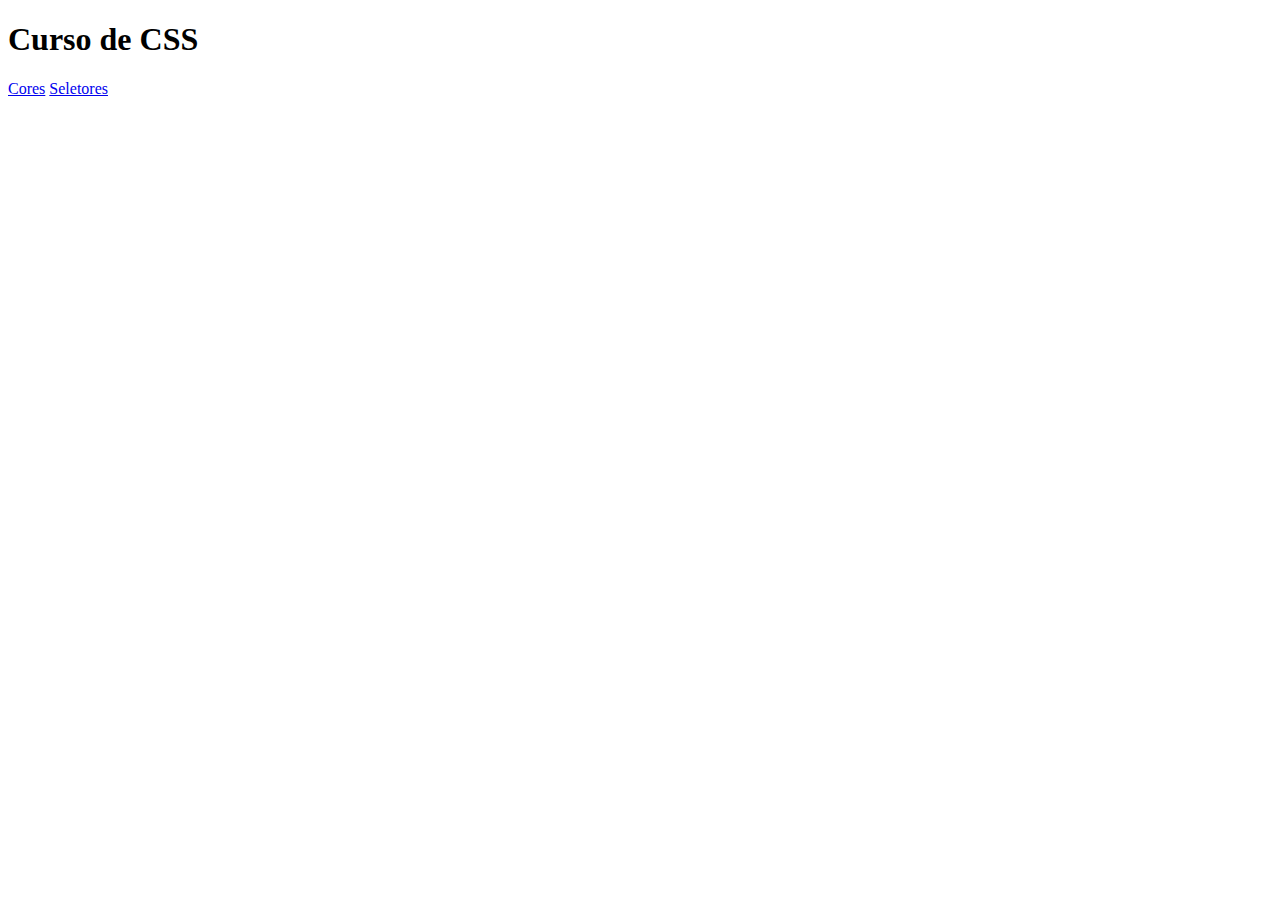
<file: index.html>
<!DOCTYPE html>
<html lang="en">
<head>
    <meta charset="UTF-8">
    <meta name="viewport" content="width=device-width, initial-scale=1.0">
    <title>Document</title>
</head>
<body>
    <!-- h1 é título -->
    <h1>Curso de CSS</h1>
    <!-- a serve para navegar entre páginas -->
    <a href="public/cores.html">Cores</a>
    <a href="public/seletores.html">Seletores</a>
</body>
</html>
</file>
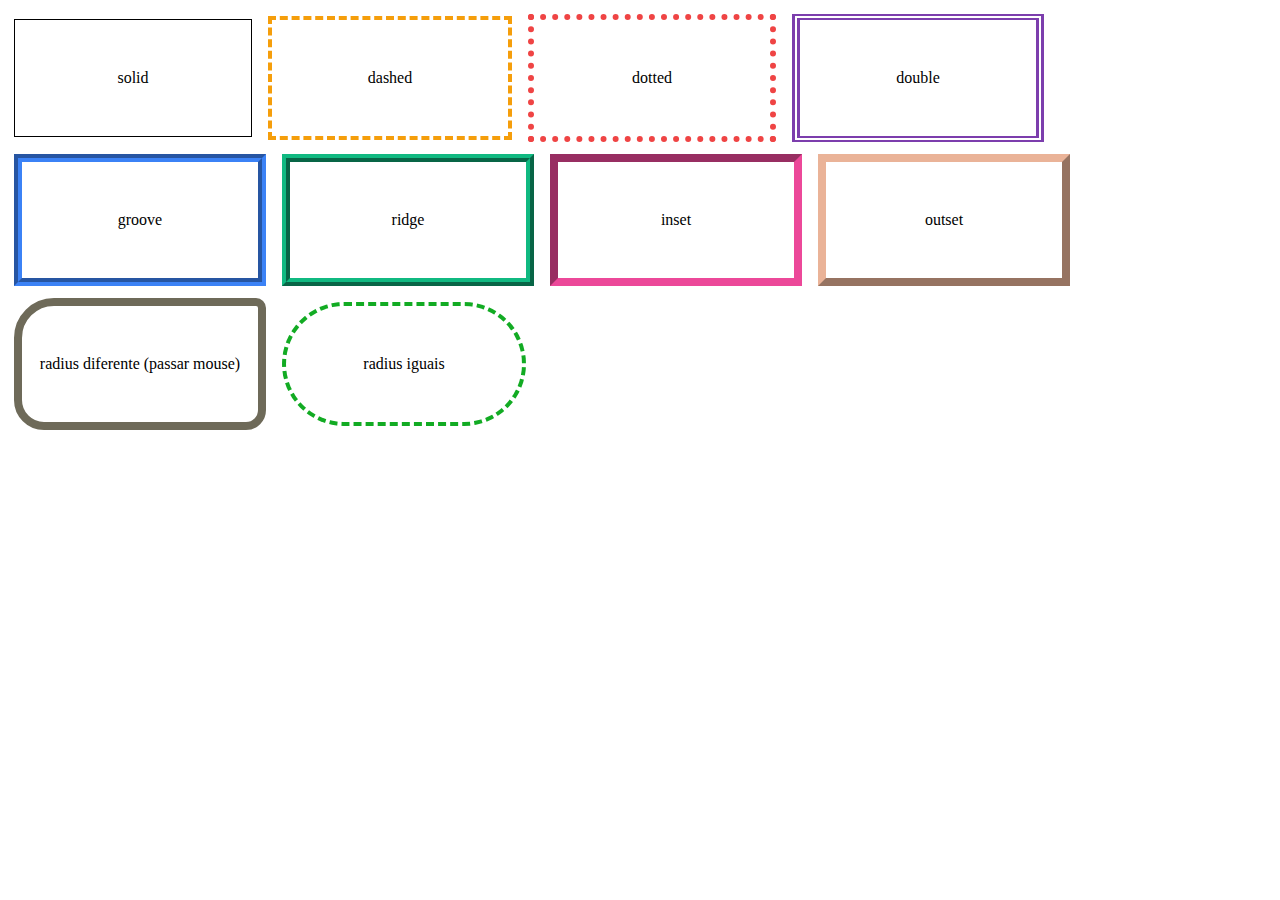
<file: public/bordas.html>
<!DOCTYPE html>
<html lang="pt-br">
<head>
    <meta charset="UTF-8">
    <meta name="viewport" content="width=device-width, initial-scale=1.0">
    <title>Bordas</title>
        <link rel="shortcut icon" href="../assets/images/favicon.ico" type="image/x-icon">
        <link rel="stylesheet" href="../assets/css/bordas.css">
</head>
<body>
    <div class="demonstracao borda-solid"> solid</div>
    <div class="demonstracao borda-dashed">dashed</div>
    <div class="demonstracao borda-dotted">dotted</div>
    <div class="demonstracao borda-double">double</div>
    <div class="demonstracao borda-groove">groove</div>
    <div class="demonstracao borda-ridge">ridge</div>
    <div class="demonstracao borda-inset">inset</div>  
    <div class="demonstracao borda-outset">outset</div>
    <div class="demonstracao borda-radius-diferente"> radius diferente (passar mouse)</div>
    <div class="demonstracao borda-radius-iguais">radius iguais</div>
    
</body>
</html>
</file>
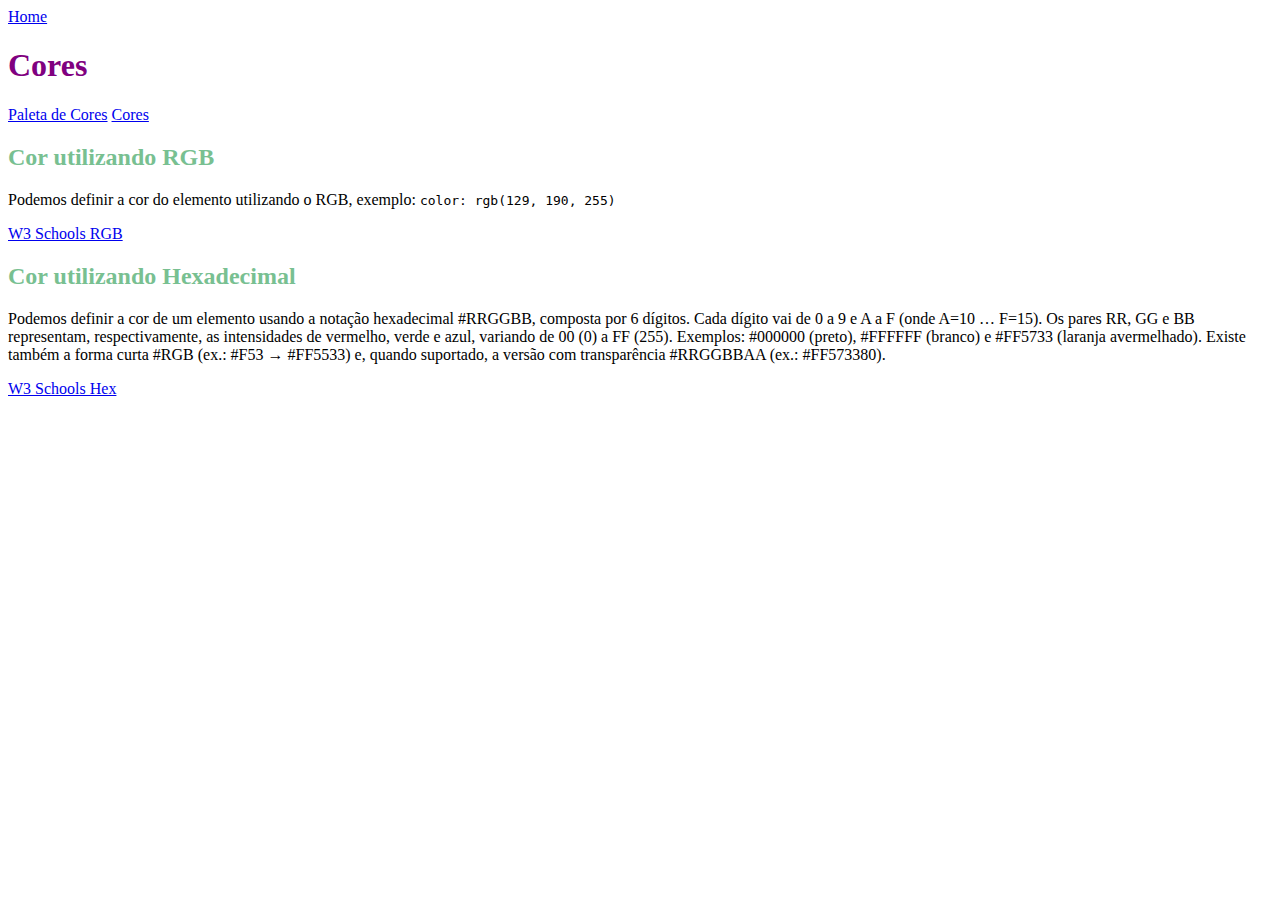
<file: public/cores.html>
<!DOCTYPE html>
<html lang="pt-br">

<head>
    <meta charset="UTF-8">
    <meta name="viewport" content="width=device-width, initial-scale=1.0">
    <title>Cores</title>
    <!-- style não deve ficar dentro do HTML
    PQ não colocamos o CSS dentro do HTML
    -->
    <style>
        h1 {
            color: purple;
        }
    </style>
    <!-- stylesheet => folha de estilo -->
    <link href="cores.css" rel="stylesheet">
</head>

<body>
    <a href="/index.html">Home</a>

    <h1>Cores</h1>

    <a href="https://colorhunt.co" target="_blank">Paleta de Cores</a>
    <a href="https://www.w3schools.com/W3CSS/w3css_colors.asp" target="_blank">Cores</a>

    <h2>Cor utilizando RGB</h2>
    <p>Podemos definir a cor do elemento utilizando o RGB, exemplo: <code>color: rgb(129, 190, 255)</code></p>

    <a href="https://www.w3schools.com/css/css_colors_rgb.asp" target="_blank">W3 Schools RGB</a>


    <h2>Cor utilizando Hexadecimal</h2>

    <p>Podemos definir a cor de um elemento usando a notação hexadecimal #RRGGBB, composta por 6 dígitos. Cada dígito vai de 0 a 9 e A a F (onde A=10 … F=15). Os pares RR, GG e BB representam, respectivamente, as intensidades de vermelho, verde e azul, variando de 00 (0) a FF (255). Exemplos: #000000 (preto), #FFFFFF (branco) e #FF5733 (laranja avermelhado). Existe também a forma curta #RGB (ex.: #F53 → #FF5533) e, quando suportado, a versão com transparência #RRGGBBAA (ex.: #FF573380).</p>

    <a href="https://www.w3schools.com/css/css_colors_hex.asp" target="_blank">W3 Schools Hex</a>
</body>

</html>
</file>
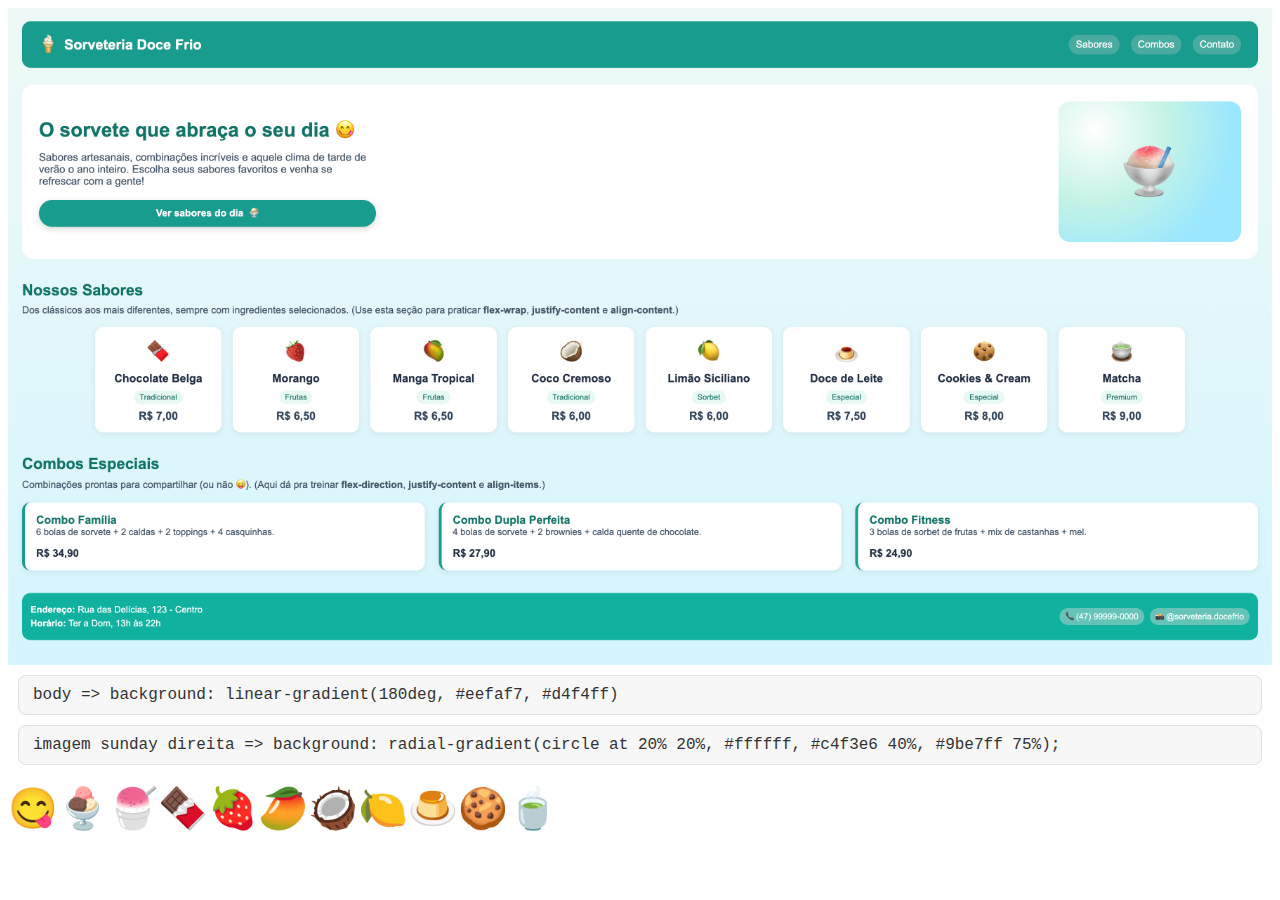
<file: public/exercicio.html>
<!DOCTYPE html>
<html lang="en">

<head>
    <meta charset="UTF-8">
    <meta name="viewport" content="width=device-width, initial-scale=1.0">
    <title>Document</title>

    <style>
        .img-container img {
            width: 100%;
            height: auto;
            display: block;
        }

        .emojis {
            margin-top: 20px;
            font-size: 2.5rem;
        }

        code {
            display: block;
            background: #f7f7f7;
            border: 1px solid #e0e0e0;
            padding: 10px 14px;
            margin: 10px;
            border-radius: 8px;
            font-size: 1rem;
            font-family: "Courier New", monospace;
            color: #333;
        }
    </style>
</head>

<body>

    <div class="img-container">
        <img src="../assets/images/image.png" alt="">
    </div>

    <code>body => background: linear-gradient(180deg, #eefaf7, #d4f4ff) </code>
    <code>imagem sunday direita => background: radial-gradient(circle at 20% 20%, #ffffff, #c4f3e6 40%, #9be7ff 75%);</code>

    <div class="emojis">
        😋🍨🍧🍫🍓🥭🥥🍋🍮🍪🍵
    </div>

</body>

</html>
</file>
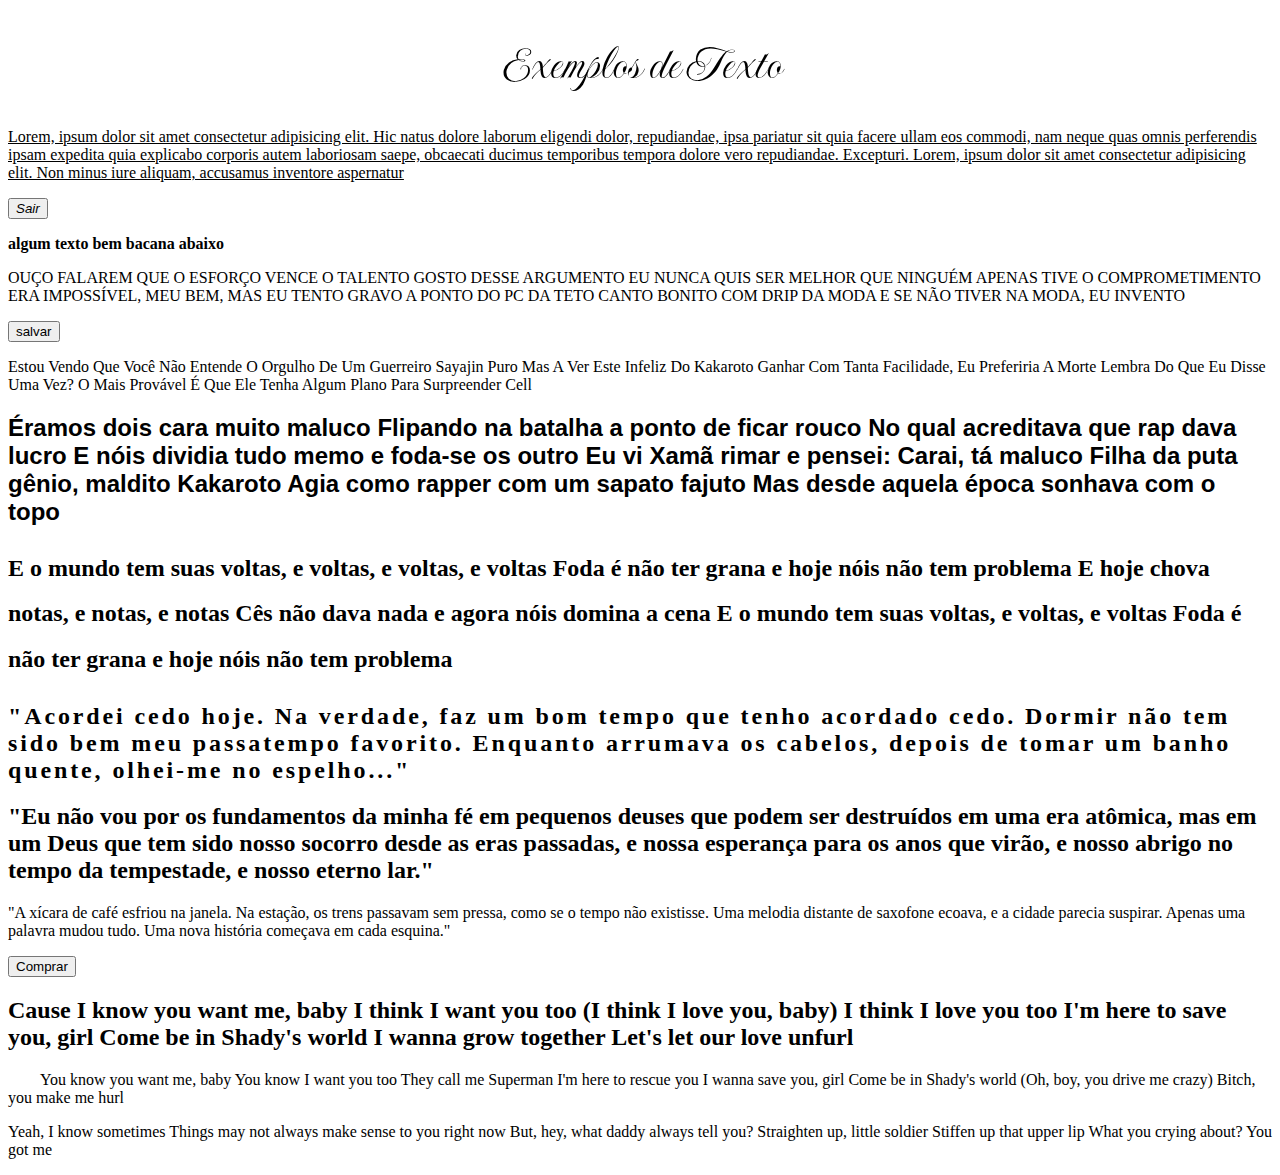
<file: public/fontes.html>
<!DOCTYPE html>
<html lang="pt-br">

<head>
    <meta charset="UTF-8">
    <meta name="viewport" content="width=device-width, initial-scale=1.0">
    <title>Fontes</title>
    <link rel="shortcut icon" href="../assets/images/favicon.ico" type="image/x-icon">
    <link rel="stylesheet" href="../assets/css/fontes.css">
    <link rel="preconnect" href="https://fonts.googleapis.com">
    <link rel="preconnect" href="https://fonts.gstatic.com" crossorigin>
    <link href="https://fonts.googleapis.com/css2?family=Imperial+Script&display=swap" rel="stylesheet">
</head>

<body>
    <h1 class="fonte-imperial-script">Exemplos de Texto</h1>
    <p class="text-decoration-underline">Lorem, ipsum dolor sit amet consectetur adipisicing elit. Hic natus dolore
        laborum eligendi dolor, repudiandae,
        ipsa pariatur sit quia facere ullam eos commodi, nam neque quas omnis perferendis ipsam
        expedita quia explicabo corporis autem laboriosam saepe, obcaecati ducimus temporibus tempora dolore vero
        repudiandae. Excepturi.
        Lorem, ipsum dolor sit amet consectetur adipisicing elit. Non minus iure aliquam, accusamus inventore aspernatur
    </p>

    <button class="italico">Sair</button>
    <p class="negrito"> algum texto bem bacana abaixo</p>
    <p class="maiusculo">Ouço falarem que o esforço vence o talento
        Gosto desse argumento
        Eu nunca quis ser melhor que ninguém
        Apenas tive o comprometimento
        Era impossível, meu bem, mas eu tento
        Gravo a ponto do PC da Teto
        Canto bonito com drip da moda
        E se não tiver na moda, eu invento</p>
    <button class="minusculo">Salvar</button>
    <p class="capitalizar">Estou vendo que você não entende o orgulho de um guerreiro Sayajin puro
        Mas a ver este infeliz do Kakaroto ganhar com tanta facilidade, eu preferiria a morte
        Lembra do que eu disse uma vez?
        O mais provável é que ele tenha algum plano para surpreender Cell</p>
    <h2 class="alterar-fonte">Éramos dois cara muito maluco
        Flipando na batalha a ponto de ficar rouco
        No qual acreditava que rap dava lucro
        E nóis dividia tudo memo e foda-se os outro
        Eu vi Xamã rimar e pensei: Carai, tá maluco
        Filha da puta gênio, maldito Kakaroto
        Agia como rapper com um sapato fajuto
        Mas desde aquela época sonhava com o topo</h2>
    <h2 class="linha-maior">E o mundo tem suas voltas, e voltas, e voltas, e voltas
        Foda é não ter grana e hoje nóis não tem problema
        E hoje chova notas, e notas, e notas
        Cês não dava nada e agora nóis domina a cena

        E o mundo tem suas voltas, e voltas, e voltas
        Foda é não ter grana e hoje nóis não tem problema</h2>
    <h2 class="espacamento-entre-linhas">"Acordei cedo hoje. Na verdade, faz um bom tempo que tenho acordado cedo.
        Dormir não tem sido bem meu passatempo favorito. Enquanto arrumava os cabelos, depois de tomar um banho quente,
        olhei-me no espelho..."</h2>
    <h2 class="espacamento-entre-palavras">"Eu não vou por os fundamentos da minha fé em pequenos deuses que podem ser
        destruídos em uma era atômica, mas em um Deus que tem sido nosso socorro desde as eras passadas, e nossa
        esperança para os anos que virão, e nosso abrigo no tempo da tempestade, e nosso eterno lar."</h2>
    <p class="alinhamento-direita">"A xícara de café esfriou na janela. Na estação, os trens passavam sem pressa, como
        se o tempo não existisse. Uma melodia distante de saxofone ecoava, e a cidade parecia suspirar. Apenas uma
        palavra mudou tudo. Uma nova história começava em cada esquina."</p>
    <button class="alinhamento-centro">Comprar</button>
    <h2 class="alinhamento-left">Cause I know you want me, baby
        I think I want you too
        (I think I love you, baby)
        I think I love you too
        I'm here to save you, girl
        Come be in Shady's world
        I wanna grow together
        Let's let our love unfurl</h2>
    <p class="paragrafo-recuo-primeira-linha">You know you want me, baby
        You know I want you too
        They call me Superman
        I'm here to rescue you
        I wanna save you, girl
        Come be in Shady's world
        (Oh, boy, you drive me crazy)
        Bitch, you make me hurl</p>
    </p>
    <p class="paragrafo-hifenizacao-automatica">Yeah, I know sometimes
        Things may not always make sense to you right now
        But, hey, what daddy always tell you?
        Straighten up, little soldier
        Stiffen up that upper lip
        What you crying about?
        You got me</p>


</body>

</html>
</file>
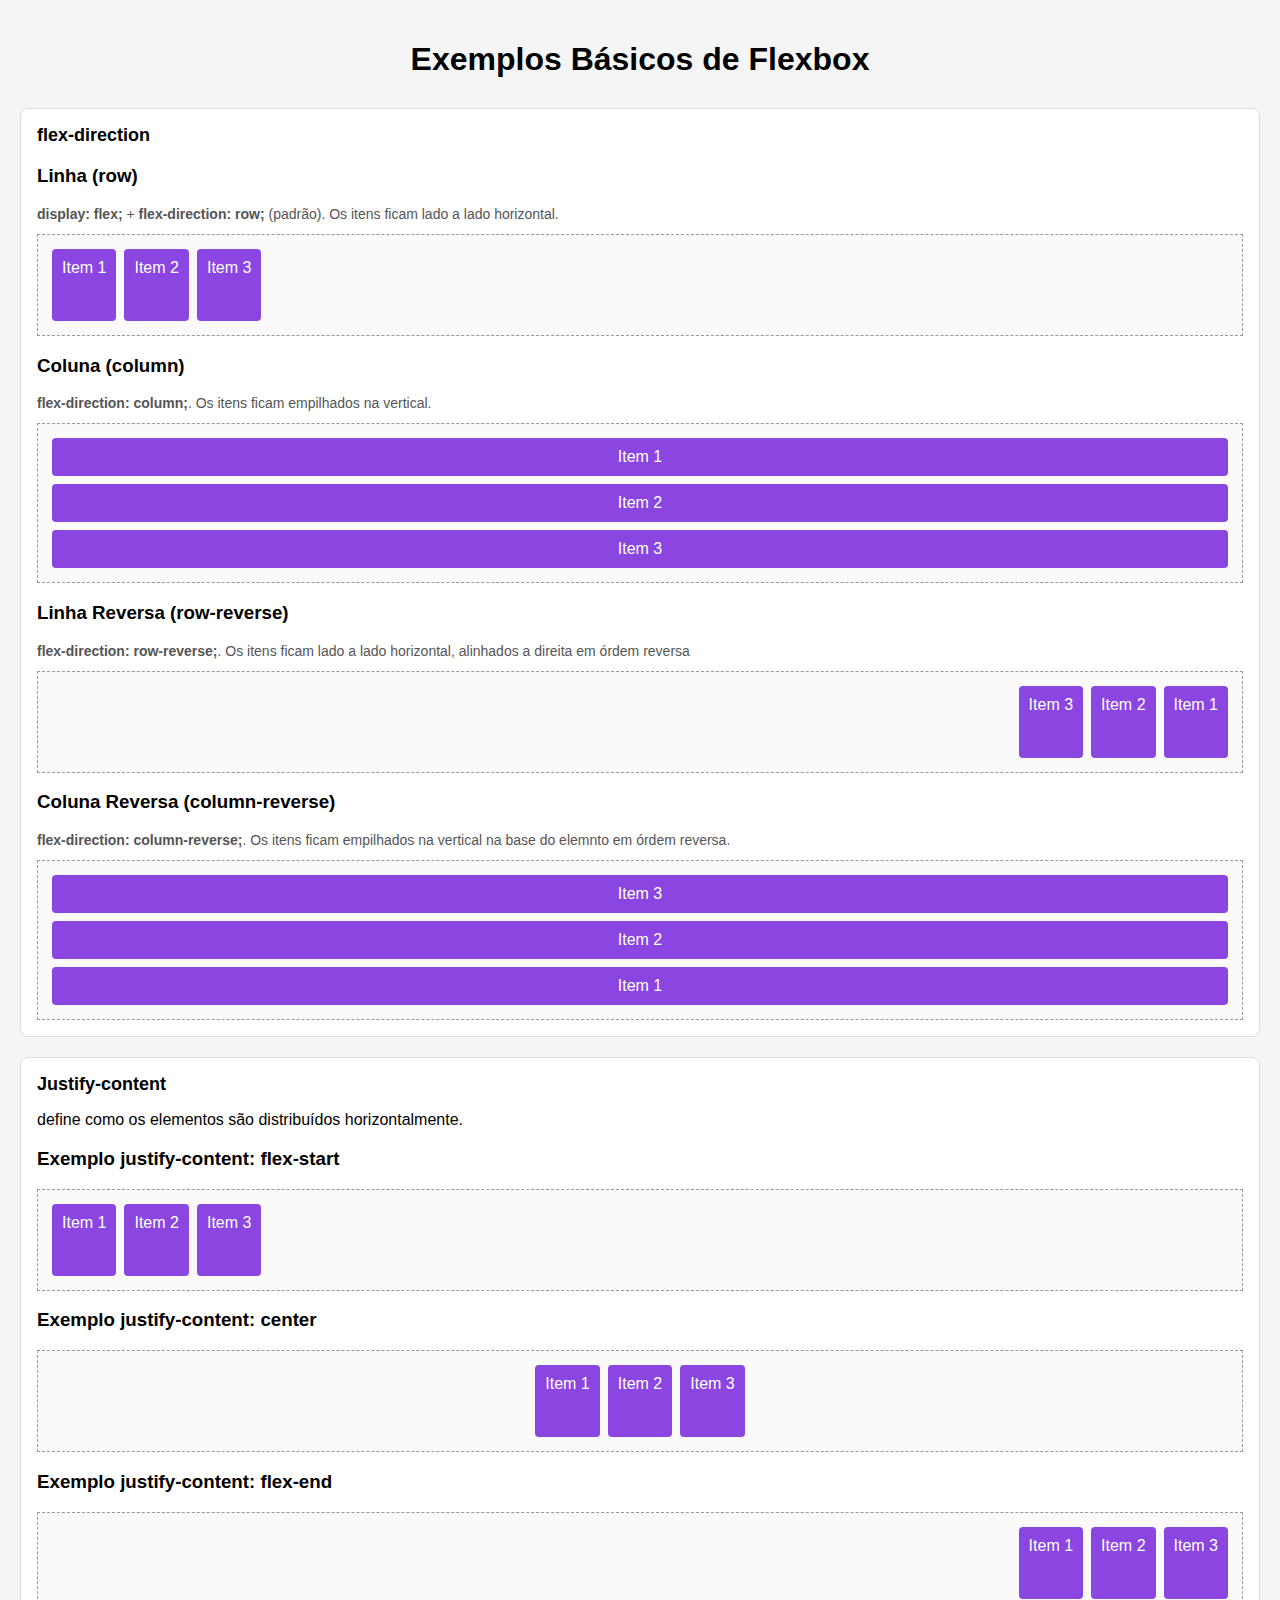
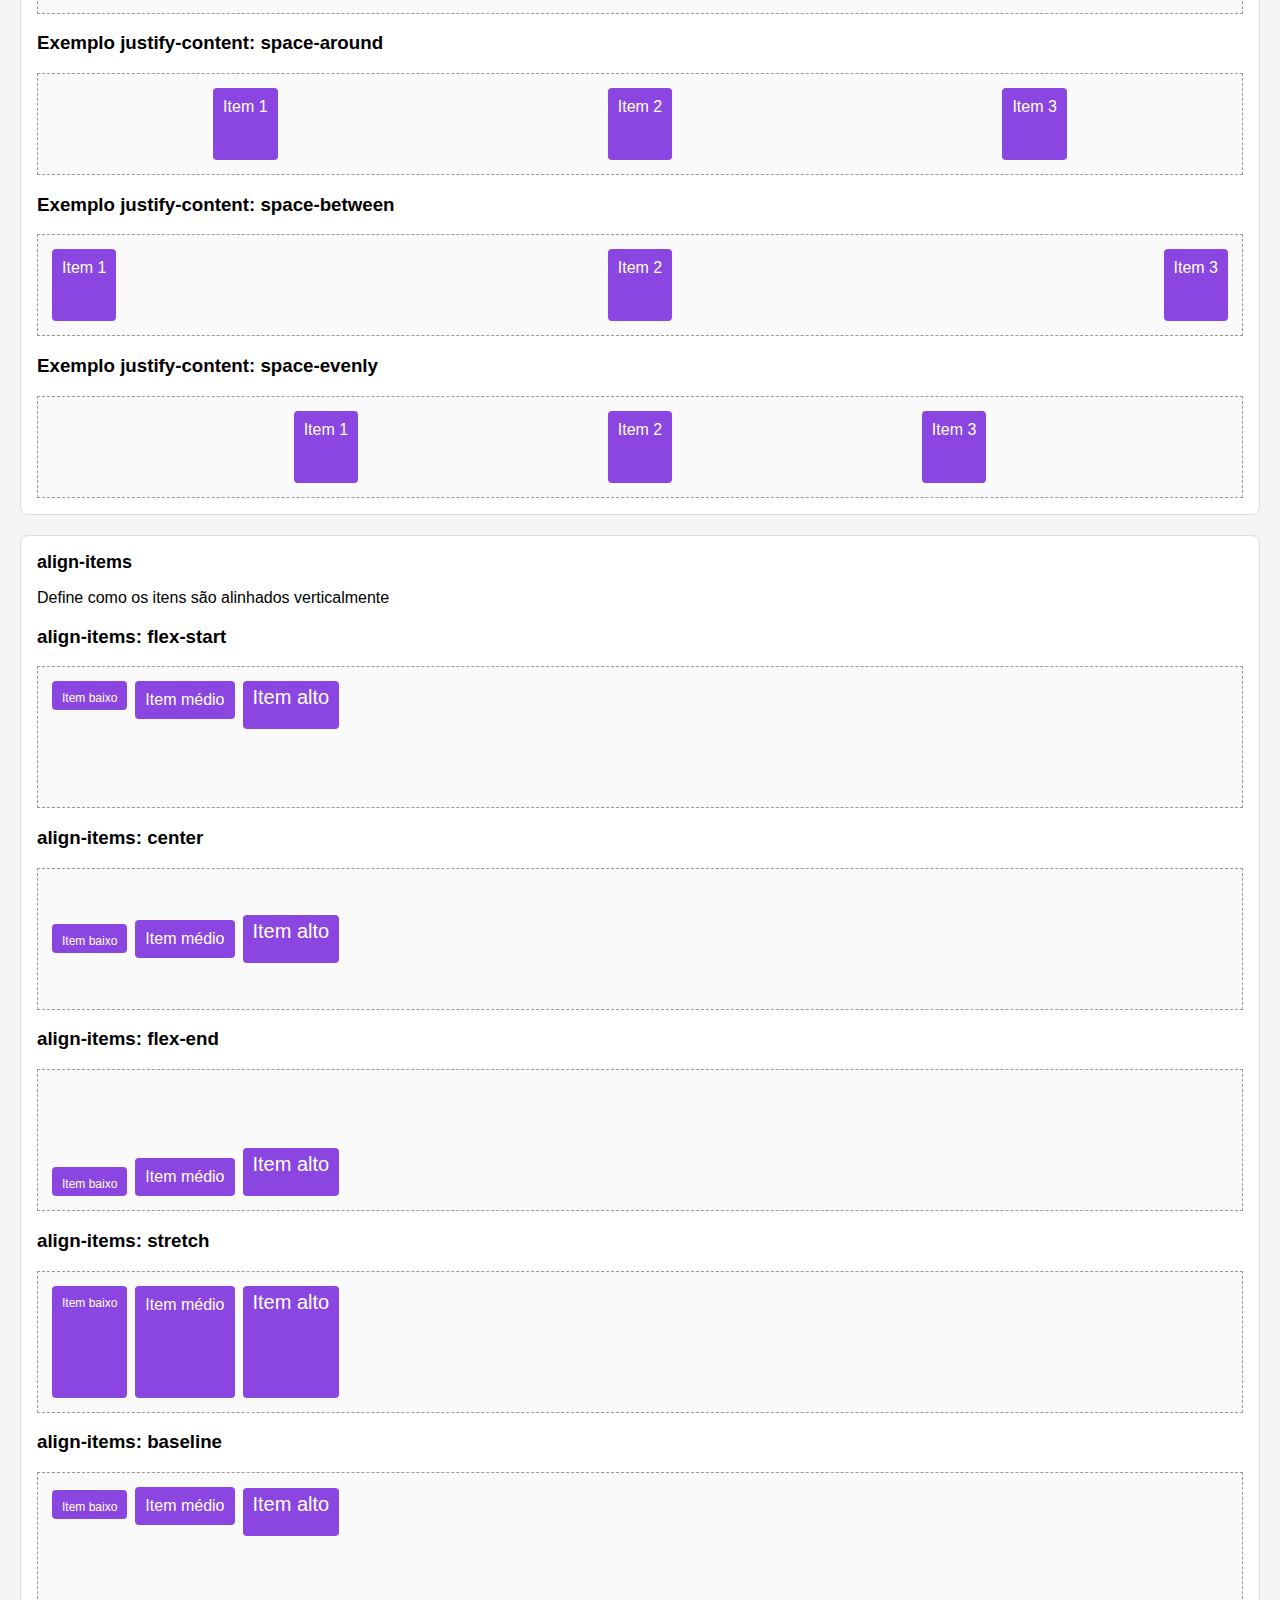
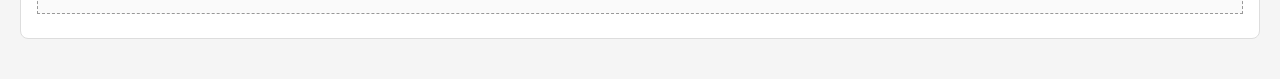
<file: public/flexbox/flexbox-direction.html>
<!DOCTYPE html>
<html lang="en">

<head>
    <meta charset="UTF-8">
    <meta name="viewport" content="width=device-width, initial-scale=1.0">
    <title>Document</title>
    <link rel="stylesheet" href="../../assets/css/flexbox/flexbox-direction.css">
</head>

<body>
    <h1>Exemplos Básicos de Flexbox</h1>
        
    <div class="section">
        <h2>flex-direction</h2>
        <h3>Linha (row)</h3>
        <p class="descricao">
            <strong>display: flex;</strong> + <strong>flex-direction: row;</strong> (padrão).
            Os itens ficam lado a lado horizontal.
        </p>
        <div class="flex-container exemplo1">
            <div class="item">Item 1</div>
            <div class="item">Item 2</div>
            <div class="item">Item 3</div>
        </div>
        <h3>Coluna (column)</h3>
        <p class="descricao">
            <strong>flex-direction: column;</strong>.
            Os itens ficam empilhados na vertical.
        </p>
        <div class="flex-container exemplo2">
            <div class="item">Item 1</div>
            <div class="item">Item 2</div>
            <div class="item">Item 3</div>
        </div>
        <h3>Linha Reversa (row-reverse)</h3>
        <p class="descricao">
            <strong>flex-direction: row-reverse;</strong>.
            Os itens ficam lado a lado horizontal, alinhados a direita em órdem reversa
        </p>
        <div class="flex-container exemplo3">
            <div class="item">Item 1</div>
            <div class="item">Item 2</div>
            <div class="item">Item 3</div>
        </div>
        <h3>Coluna Reversa (column-reverse)</h3>
        <p class="descricao">
            <strong>flex-direction: column-reverse;</strong>.
            Os itens ficam empilhados na vertical na base do elemnto em órdem reversa.
        </p>
        <div class="flex-container exemplo4">
            <div class="item">Item 1</div>
            <div class="item">Item 2</div>
            <div class="item">Item 3</div>
        </div>
    </div>

    <div class="section">
        <h2>Justify-content</h2>
        <p>define como os elementos são distribuídos horizontalmente.</p>
        <h3>Exemplo justify-content: flex-start</h3>
        <div class="flex-container exemplo1 justify-content-flex-start mb-2">
            <div class="item">Item 1</div>
            <div class="item">Item 2</div>
            <div class="item">Item 3</div>
        </div>
        <h3>Exemplo justify-content: center</h3>
        <div class="flex-container exemplo1 justify-content-center">
            <div class="item">Item 1</div>
            <div class="item">Item 2</div>
            <div class="item">Item 3</div>
        </div>
        <h3>Exemplo justify-content: flex-end</h3>
        <div class="flex-container exemplo1 justify-content-flex-end">
            <div class="item">Item 1</div>
            <div class="item">Item 2</div>
            <div class="item">Item 3</div>
        </div>
        <h3>Exemplo justify-content: space-around</h3>
        <div class="flex-container exemplo1 justify-content-space-around">
            <div class="item">Item 1</div>
            <div class="item">Item 2</div>
            <div class="item">Item 3</div>
        </div>
        <h3>Exemplo justify-content: space-between</h3>
        <div class="flex-container exemplo1 justify-content-space-between">
            <div class="item">Item 1</div>
            <div class="item">Item 2</div>
            <div class="item">Item 3</div>
        </div>
        <h3>Exemplo justify-content: space-evenly</h3>
        <div class="flex-container exemplo1 justify-content-space-evenly">
            <div class="item">Item 1</div>
            <div class="item">Item 2</div>
            <div class="item">Item 3</div>
        </div>
    </div>

    <div class="section">
        <h2>align-items</h2>
        <p>Define como os itens são alinhados verticalmente</p>

        <h3>align-items: flex-start</h3>
        <div class="flex-container exemplo1 flex-altura align-items-flex-start mb-2">
            <div class="item item-baixo">Item baixo</div>
            <div class="item item-medio">Item médio</div>
            <div class="item item-alto">Item alto</div>
        </div>

        <h3>align-items: center</h3>
        <div class="flex-container exemplo1 flex-altura align-items-center mb-2">
            <div class="item item-baixo">Item baixo</div>
            <div class="item item-medio">Item médio</div>
            <div class="item item-alto">Item alto</div>
        </div>
        <h3>align-items: flex-end</h3>
        <div class="flex-container exemplo1 flex-altura align-items-flex-end mb-2">
            <div class="item item-baixo">Item baixo</div>
            <div class="item item-medio">Item médio</div>
            <div class="item item-alto">Item alto</div>
        </div>
        <h3>align-items: stretch</h3>
        <div class="flex-container exemplo1 flex-altura align-items-stretch mb-2">
            <div class="item item-baixo">Item baixo</div>
            <div class="item item-medio">Item médio</div>
            <div class="item item-alto">Item alto</div>
        </div>
        <h3>align-items: baseline</h3>
        <div class="flex-container exemplo1 flex-altura align-items-baseline mb-2">
            <div class="item item-baixo">Item baixo</div>
            <div class="item item-medio">Item médio</div>
            <div class="item item-alto">Item alto</div>
        </div>
    </div>
</body>

</html>
<!-- git checkout <nome-arquivo> -->
</file>
<file: assets/css/bordas.css>
.demonstracao{
    display: inline-flex;
    align-items: center;
    justify-content: center;
    min-width: 220px;
    height: 100px;
    margin: 6px;
    padding :8px;
}




/*top=> parte cima
right=> direita
bottom=> parte baixa
left=> esquerda




*/




.borda-solid{
    border-top-style: solid;
    border-top-color: #000;
    border-top-width:1px;

    border-right-style: solid;
    border-right-color: #000;
    border-right-width: 1px;

    border-bottom-style: solid;
    border-bottom-color: #000;
    border-bottom-width: 1px;

    border-left-style: solid;
    border-left-color: #000;
    border-left-width: 1px;
}
.borda-dashed{
    border-top: 4px dashed #f59e0b;
    border-right: 4px dashed #f59e0b;
    border-bottom: 4px dashed #f59e0b;
    border-left: 4px dashed #f59e0b;
}
.borda-dotted{ 
    border-width: 6px 6px 6px 6px;
    border-style: dotted dotted dotted dotted;
    border-color: #ef4444 #ef4444 #ef4444 #ef4444;
}
.borda-double{
    border-width: 6px 8px;
    border-color: #7c3ead;
    border-style: double;
}
.borda-groove{
    border: 8px #3b82f6 groove;
}
.borda-ridge{
    border: 8px #10b981 ridge;
}
.borda-inset{
    border:8px #ec4899 inset;
}
.borda-outset{
    border: 8px #eab398 outset;

}
.borda-radius-diferente{
    border: 8px #b8b195 solid;
    border-top-right-radius: 10px;
    border-bottom-right-radius: 20px;
    border-bottom-left-radius: 30px;
    border-top-left-radius: 40px;
}
.borda-radius-diferente{
    border-color: #6e6a59;
    cursor: pointer;
}

.borda-radius-iguais{

    border:4px #12Ab23 dashed;
    border-radius: 100px;
}
</file>
<file: public/cores.css>
h2 {
    /*
        Definir a cor do texto utilizando rgb (red, green, blue)
        R => 0..255
        G => 0..255
        B => 0..255
    */
    color: rgb(120, 192, 145);
    /* color: rgba(120, 192, 145, 0.1); */
}
</file>
<file: assets/css/fontes.css>
.fonte-imperial-script{
    font-family: "Imperial Script", cursive;
  font-weight: 400;
  font-style: normal;
  text-align: center;
  font-size: 50px;
}
.text-decoration-underline{
    text-decoration: underline;
}
.italico{
    font-style: italic;

}
.negrito{
font-weight: bold;
}
.maiusculo{
    text-transform: uppercase;

}
.minusculo{
    text-transform: lowercase;

}
.capitalizar{
    text-transform: capitalize;
}
.alterar-fonte{
    font-family: Arial, Helvetica, sans-serif;
}
.linha-maior{
    line-height: 1.9;
}
.espacamento-entre-linhas{
    letter-spacing: 0.12em;
}
.espacamento-entra-palavras{
    word-spacing: 0.6em;
}
.aliamento-direita{
    text-align: right;
}
.aliamento-centro{
    text-align: center;
}
.aliamento-left{
    text-align: left;
}
.paragrafo-recuo-primeira-linha{
    text-indent: 2em;
}
.paragrafo-hifenizacao-automatica{
    hyphens: auto;
    text-align: justify;

}
</file>
<file: assets/css/flexbox/flexbox-direction.css>
* {
    box-sizing: content-box;
}

body {
    font-family: Arial, Helvetica, sans-serif;
    margin: 0;
    padding: 20px;
    background-color: #f5f5f5;
}

h1 {
    text-align: center;
    margin-bottom: 30px;
}

.section {
    background-color: #fff;
    border: 1px solid #ddd;
    border-radius: 8px;
    padding: 16px;
    margin-bottom: 20px;
}

.section h2 {
    margin-top: 0;
    font-size: 18px;
}

.descricao {
    font-size: 14px;
    color: #555;
    margin-bottom: 12px;
}

.item {
    background-color: #8b45e0;
    color: #fff;
    padding: 10px;
    margin: 4px;
    border-radius: 4px;
    text-align: center;
}

.flex-container {
    display: flex;
    border: 1px dashed #999;
    padding: 10px;
    min-height: 80px;
    background-color: #fafafa;
}

.exemplo1 {
    flex-direction: row;
}

.exemplo2{
    flex-direction: column;
}

.exemplo3{
    flex-direction: row-reverse;
}

.exemplo4{
    flex-direction: column-reverse;
}

.justify-content-flex-start{
    justify-content: flex-start;
}

.justify-content-flex-end{
    justify-content: flex-end;
}

.justify-content-center{
    justify-content: center;
}

.justify-content-space-around{
    justify-content: space-around;
}

.justify-content-space-between{
    justify-content: space-between;
}

.justify-content-space-evenly{
    justify-content: space-evenly;
}

.mb-2{
    margin-bottom: 8px;
}

.flex-altura{
    min-height: 120px;
}
.item-baixo{
    font-size: 12px;
    padding-top: 10px;
    padding-bottom: 5px;
}
.item-medio{
    font-size: 16px;
    padding: 10px;
}
.item-alto{
    font-size: 20px;
    padding-top: 5px;
    padding-bottom: 20px;
}
.align-items-flex-start{
    align-items: flex-start;
}
.align-items-center{
    align-items: center;
}
.align-items-flex-end{
    align-items: flex-end;
}
.align-items-stretch{
    align-items: stretch;
}
.align-items-baseline{
    align-items: baseline;
}
</file>
